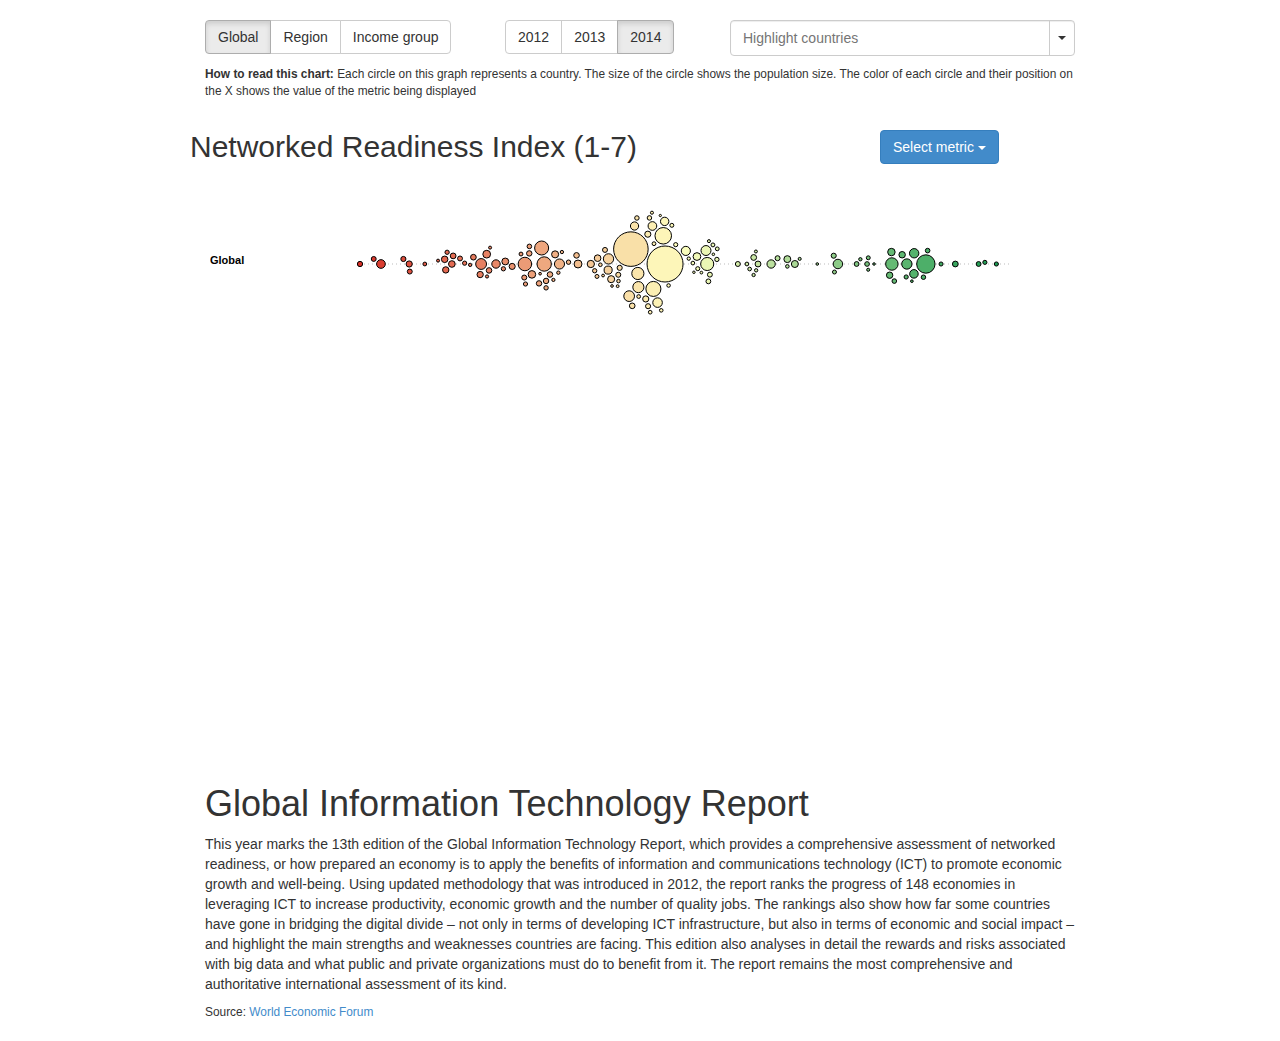
<file: index.html>
<html>
<head>
    <meta content="text/html;charset=utf-8" http-equiv="Content-Type">
    <meta content="utf-8" http-equiv="encoding">

    <link rel="stylesheet" type="text/css" href="css/magicsuggest-min.css">
    <link rel="stylesheet" type="text/css" href="css/bootstrap.min.css">
    <link rel="stylesheet" type="text/css" href="css/bubbles.css?v=2">
    <link rel="stylesheet" type="text/css" href="css/tipsy.css">
    <title>Global Information Technology Report</title>

</head>
<body>
<div class="container">
    <div class="row">

        <div id="toggles" class="col-md-4 btn-group">
            <button type="button" class="btn btn-default global" data-view="global">Global</button>
            <button type="button" class="btn btn-default region" data-view="region">Region</button>
            <button type="button" class="btn btn-default incomegroup" data-view="incomegroup">Income group</button>
        </div>

        <div id="years" class="col-md-3 btn-group">
            <button type="button" class="btn btn-default 2012" data-view="2012">2012</button>
            <button type="button" class="btn btn-default 2013" data-view="2013">2013</button>
            <button type="button" class="btn btn-default 2014" data-view="2014">2014</button>
        </div>

        <div class="col-md-5 btn-group pull-right">
            <input id="countries" class="form-control" name="countries[]" style="height: auto;"/>
        </div>

    </div>

    <p>
        <small><strong>How to read this chart:</strong> Each circle on this graph represents a country. The size of the
            circle shows the
            population size. The color of each circle and their position on the X shows the value of the metric being
            displayed
        </small>
    </p>



    <div class="row">
        <h2><span id="chart-title">Networked Readiness Index (1-7)</span>
            <div id="metrics" class="col-md-3 dropdown pull-right">
                <button class="btn dropdown-toggle btn-primary" type="button" id="dropdownMenu1" data-toggle="dropdown">
                    Select metric
                    <span class="caret"></span>
                </button>
                <ul class="dropdown-menu" role="menu" aria-labelledby="dropdownMenu1">
                </ul>
            </div>
        </h2>
        <svg id="chart"></svg>
    </div>

    <h1>Global Information Technology Report</h1>

    <p>This year marks the 13th edition of the Global Information Technology Report, which provides a comprehensive
        assessment of networked readiness, or how prepared an economy is to apply the benefits of information and
        communications technology (ICT) to promote economic growth and well-being. Using updated methodology that was
        introduced in 2012, the report ranks the progress of 148 economies in leveraging ICT to increase productivity,
        economic growth and the number of quality jobs. The rankings also show how far some countries have gone in
        bridging the digital divide – not only in terms of developing ICT infrastructure, but also in terms of economic
        and social impact – and highlight the main strengths and weaknesses countries are facing. This edition also
        analyses in detail the rewards and risks associated with big data and what public and private organizations must
        do to benefit from it. The report remains the most comprehensive and authoritative international assessment of
        its kind.</p>
    <small>Source: <a href="http://www.weforum.org/issues/global-information-technology" target="_blank">World Economic
        Forum</a></small>
</div>
    <script src="js/jquery-1.11.1.min.js"></script>
    <script src="js/jquery.tipsy.js"></script>
    <script src="js/jszip.min.js"></script>
    <script src="js/d3.min.js"></script>
    <script src="js/queue.v1.min.js"></script>
    <script src="js/magicsuggest-min.js"></script>
    <script src="js/dropdown.js"></script>
    <script type="text/javascript" src="js/jszip-utils.min.js"></script>
    <!--[if IE]>
    <script type="text/javascript" src="js/jszip-utils-ie.min.js"></script>
    <![endif]-->
    <script src="js/bubbles.js?v=4"></script>

    <img id="screenshot" src="data/screenshot.png" width="400">
<script>
  (function(i,s,o,g,r,a,m){i['GoogleAnalyticsObject']=r;i[r]=i[r]||function(){
  (i[r].q=i[r].q||[]).push(arguments)},i[r].l=1*new Date();a=s.createElement(o),
  m=s.getElementsByTagName(o)[0];a.async=1;a.src=g;m.parentNode.insertBefore(a,m)
  })(window,document,'script','//www.google-analytics.com/analytics.js','ga');

  ga('create', 'UA-9207806-5', 'baboonit.be');
  ga('send', 'pageview');

</script>

</body>
</html>
</file>
<file: css/bubbles.css>
body{
    margin: 20px;
}

svg{
    width: 800px;
    height: 550px;
    margin: 20px;
}

.container{
    width: 900px;
}

#metrics{
    margin-bottom: 10px;
}

#labels{
    font: 11px sans-serif;
    font-weight:bold;
    text-align:right;
}

.btn-group{
    margin-bottom: 10px;
}

g#axes line {
    stroke-width:1;
    stroke:#BBB;
    stroke-dasharray: 1,3;
}

g#bubbles circle {
    opacity: 1;
    stroke-width:1;
    stroke:black;
}

g#bubbles.highlight circle:not(.focussed) {
  fill-opacity: .2;
  stroke-opacity: .2;
}

g#bubbles circle:hover {
    stroke-width:3;
}

g#bubbles text {
    text-anchor:middle;
    alignment-baseline:middle;
    opacity:0;
    pointer-events:all;
    transition:1s;
}
g#bubbles text:hover {
    opacity:1;
}

#toggles, #years{
    align:left;
}

#countries{
    width: 150px;
    float: left;
}

#searchclear {
    float:right;
    top: 0;
    bottom: 0;
    height: 14px;
    margin-top:10px;
    padding-top:12px;
    padding-left:5px;
    margin: auto;
    font-size: 14px;
    cursor: pointer;
    color: #ccc;
}

#searchclear:hover {
    color: #D2322D;
}
</file>
<file: css/tipsy.css>
.tipsy { font-size: 10px; position: absolute; padding: 5px; z-index: 100000; min-width: 200px; }
  .tipsy-inner { background-color: #000; color: #FFF; padding: 5px 8px 4px 8px; text-align: center; }

  /* Rounded corners */
  .tipsy-inner { border-radius: 3px; -moz-border-radius: 3px; -webkit-border-radius: 3px; }

  /* Uncomment for shadow */
  /*.tipsy-inner { box-shadow: 0 0 5px #000000; -webkit-box-shadow: 0 0 5px #000000; -moz-box-shadow: 0 0 5px #000000; }*/

  .tipsy-arrow { position: absolute; width: 0; height: 0; line-height: 0; border: 5px dashed #000; }

  /* Rules to colour arrows */
  .tipsy-arrow-n { border-bottom-color: #000; }
  .tipsy-arrow-s { border-top-color: #000; }
  .tipsy-arrow-e { border-left-color: #000; }
  .tipsy-arrow-w { border-right-color: #000; }

.tipsy-n .tipsy-arrow { top: 0px; left: 50%; margin-left: -5px; border-bottom-style: solid; border-top: none; border-left-color: transparent; border-right-color: transparent; }
.tipsy-nw .tipsy-arrow { top: 0; left: 10px; border-bottom-style: solid; border-top: none; border-left-color: transparent; border-right-color: transparent;}
.tipsy-ne .tipsy-arrow { top: 0; right: 10px; border-bottom-style: solid; border-top: none;  border-left-color: transparent; border-right-color: transparent;}
.tipsy-s .tipsy-arrow { bottom: 0; left: 50%; margin-left: -5px; border-top-style: solid; border-bottom: none;  border-left-color: transparent; border-right-color: transparent; }
.tipsy-sw .tipsy-arrow { bottom: 0; left: 10px; border-top-style: solid; border-bottom: none;  border-left-color: transparent; border-right-color: transparent; }
.tipsy-se .tipsy-arrow { bottom: 0; right: 10px; border-top-style: solid; border-bottom: none; border-left-color: transparent; border-right-color: transparent; }
.tipsy-e .tipsy-arrow { right: 0; top: 50%; margin-top: -5px; border-left-style: solid; border-right: none; border-top-color: transparent; border-bottom-color: transparent; }
.tipsy-w .tipsy-arrow { left: 0; top: 50%; margin-top: -5px; border-right-style: solid; border-left: none; border-top-color: transparent; border-bottom-color: transparent; }

.tipsy .tipsyinfo{
    text-align:left;
    font: 10px sans-serif;
    overflow:auto;
    width: 100%;
}

.tipsy .tipsyinfo .tipsyrow{
    padding: 3px;
    border-top: 1px dotted #333;
    overflow:auto;
}

.tipsy .tipsyinfo .noborder{
    border: 0px;
}

.tipsy .tipsyinfo .tipsylabel{
    width: 65px;
    margin-right: 20px;
    color: #999;
    float: left;
    text-align:left;
}

.tipsy .tipsyinfo .value{
    font-weight: bold;
    float: left;
    width: auto;
}
</file>
<file: css/magicsuggest-min.css>
.ms-ctn{position:relative;padding:5px 12px;height:auto}.ms-inv{border:1px solid #c00}.ms-ctn-readonly{cursor:pointer}.ms-ctn-disabled{cursor:not-allowed;background-color:#eee}.ms-ctn-bootstrap-focus,.ms-ctn-bootstrap-focus .ms-res-ctn{border-color:rgba(82,168,236,0.8)!important;-webkit-box-shadow:inset 0 1px 1px rgba(0,0,0,0.075),0 0 8px rgba(82,168,236,0.6)!important;-moz-box-shadow:inset 0 1px 1px rgba(0,0,0,0.075),0 0 8px rgba(82,168,236,0.6)!important;box-shadow:inset 0 1px 1px rgba(0,0,0,0.075),0 0 8px rgba(82,168,236,0.6)!important;border-bottom-left-radius:0;border-bottom-right-radius:0}.ms-ctn-focus{border-color:#66afe9;outline:0;-webkit-box-shadow:inset 0 1px 1px rgba(0,0,0,.075),0 0 8px rgba(102,175,233,.6);box-shadow:inset 0 1px 1px rgba(0,0,0,.075),0 0 8px rgba(102,175,233,.6)}.ms-ctn input{border:0;box-shadow:none;-webkit-transition:none;outline:0;display:block;padding:0;line-height:1.42857143;margin:1px 0;width:100%}.ms-ctn .ms-sel-ctn input{float:left}.ms-ctn-disabled input{cursor:not-allowed;background-color:#eee}.ms-ctn .ms-input-readonly{cursor:pointer}.ms-ctn .ms-empty-text{color:#DDD}.ms-ctn input:focus{border:0;box-shadow:none;-webkit-transition:none;background:#FFF}.ms-ctn input::-ms-clear {width:0;height:0}.ms-ctn .ms-trigger{top:0;width:25px;height:100%;position:absolute;right:0;background:transparent;border-left:1px solid #CCC;cursor:pointer}.ms-ctn .ms-trigger .ms-trigger-ico{display:inline-block;width:0;height:0;vertical-align:top;border-top:4px solid #333;border-right:4px solid transparent;border-left:4px solid transparent;content:"";margin-left:8px;margin-top:15px}.ms-ctn .ms-trigger:hover{background-color:#e6e6e6}.ms-ctn .ms-trigger:hover .ms-trigger-ico{background-position:0 -4px}.ms-ctn-disabled .ms-trigger{cursor:not-allowed;background-color:#eee}.ms-ctn-bootstrap-focus{border-bottom:1px solid #CCC}.ms-res-ctn{width:100%;display:block;overflow-y:auto}.ms-res-ctn .ms-res-group{line-height:23px;text-align:left;padding:2px 5px;font-weight:bold;border-bottom:1px dotted #CCC;border-top:1px solid #CCC;background:#f3edff;color:#333}.ms-res-ctn .ms-res-item{line-height:25px;text-align:left;padding:2px 5px;color:#666;cursor:pointer}.ms-res-ctn .ms-res-item-grouped{padding-left:15px}.ms-res-ctn .ms-res-odd{background:#fafafa}.ms-res-ctn .ms-res-item-active{background-color:#f5f5f5}.ms-sel-ctn{overflow:auto;line-height:18px;padding-right:25px}.ms-no-trigger .ms-sel-ctn{padding-right:0}.ms-sel-ctn .ms-sel-item{background:#f3f3f3;color:#999;float:left;font-size:12px;padding:3px 5px;border-radius:3px;border:1px solid #DDD;margin:3px 0 1px 0}.ms-sel-ctn .ms-sel-invalid{border-color:#f8a5a5!important;background:#fdf2f2!important}.ms-sel-ctn .ms-sel-item:hover{border:1px solid #BBB}.ms-ctn .ms-sel-item{background:#f3f3f3;color:#999;float:left;font-size:12px;padding:0 5px;border-radius:3px;border:1px solid #DDD;margin:1px 5px 1px 0}.ms-ctn .ms-sel-item:hover{border:1px solid transparent}.ms-ctn-focus .ms-sel-item:hover{border:1px solid #BBB}.ms-sel-ctn .ms-sel-text{background:#FFF;color:#666;padding-right:0;margin-left:0;font-size:14px;font-weight:normal}.ms-as-string .ms-sel-text{border-color:transparent}.ms-res-ctn .ms-res-item em{font-style:normal;background:#565656;color:#FFF}.ms-sel-ctn .ms-sel-text:hover{background:#FFF}.ms-sel-ctn .ms-sel-item-active{border:1px solid red;background:#757575}.ms-stacked .ms-sel-item{float:inherit}.ms-sel-ctn .ms-sel-item .ms-close-btn{width:7px;cursor:pointer;height:7px;float:right;margin:6px 2px 0 10px;background-image:url([data-uri]);background-position:0 -7px}.ms-sel-ctn .ms-sel-item .ms-close-btn:hover{background-position:0 0}.ms-stacked .ms-sel-item .ms-close-btn {margin-left:0px}.ms-helper{color:#AAA;font-size:10px;position:absolute;top:-17px;right:0}
</file>
